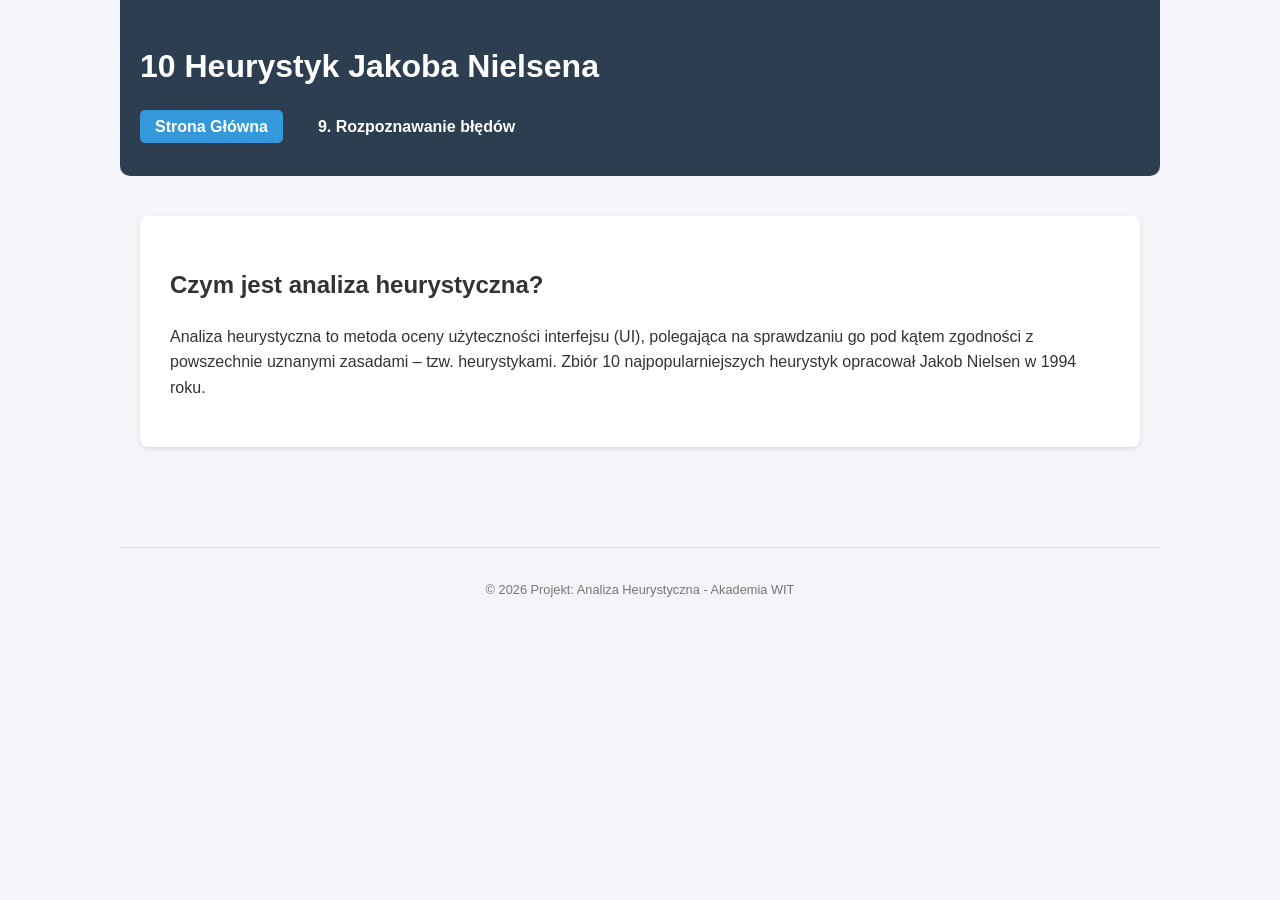
<file: index.HTML>
<!DOCTYPE html>
<html lang="pl">
<head>
    <meta charset="UTF-8">
    <meta name="viewport" content="width=device-width, initial-scale=1.0">
    <title>Mini-Wiki: Heurystyki Nielsena</title>
    <link rel="stylesheet" href="style.css">
</head>
<body>
    <header>
        <h1>10 Heurystyk Jakoba Nielsena</h1>
        <nav>
            <ul>
                <li><a href="index.html" class="active">Strona Główna</a></li>
                <li><a href="heurystyka9.html">9. Rozpoznawanie błędów</a></li>
            </ul>
        </nav>
    </header>

    <main>
        <section class="hero">
            <h2>Czym jest analiza heurystyczna?</h2>
            <p>Analiza heurystyczna to metoda oceny użyteczności interfejsu (UI), polegająca na sprawdzaniu go pod kątem zgodności z powszechnie uznanymi zasadami – tzw. heurystykami. Zbiór 10 najpopularniejszych heurystyk opracował Jakob Nielsen w 1994 roku.</p>
        </section>
    </main>

    <footer>
        <p>&copy; 2026 Projekt: Analiza Heurystyczna - Akademia WIT</p>
    </footer>

</body>
</html>
</file>
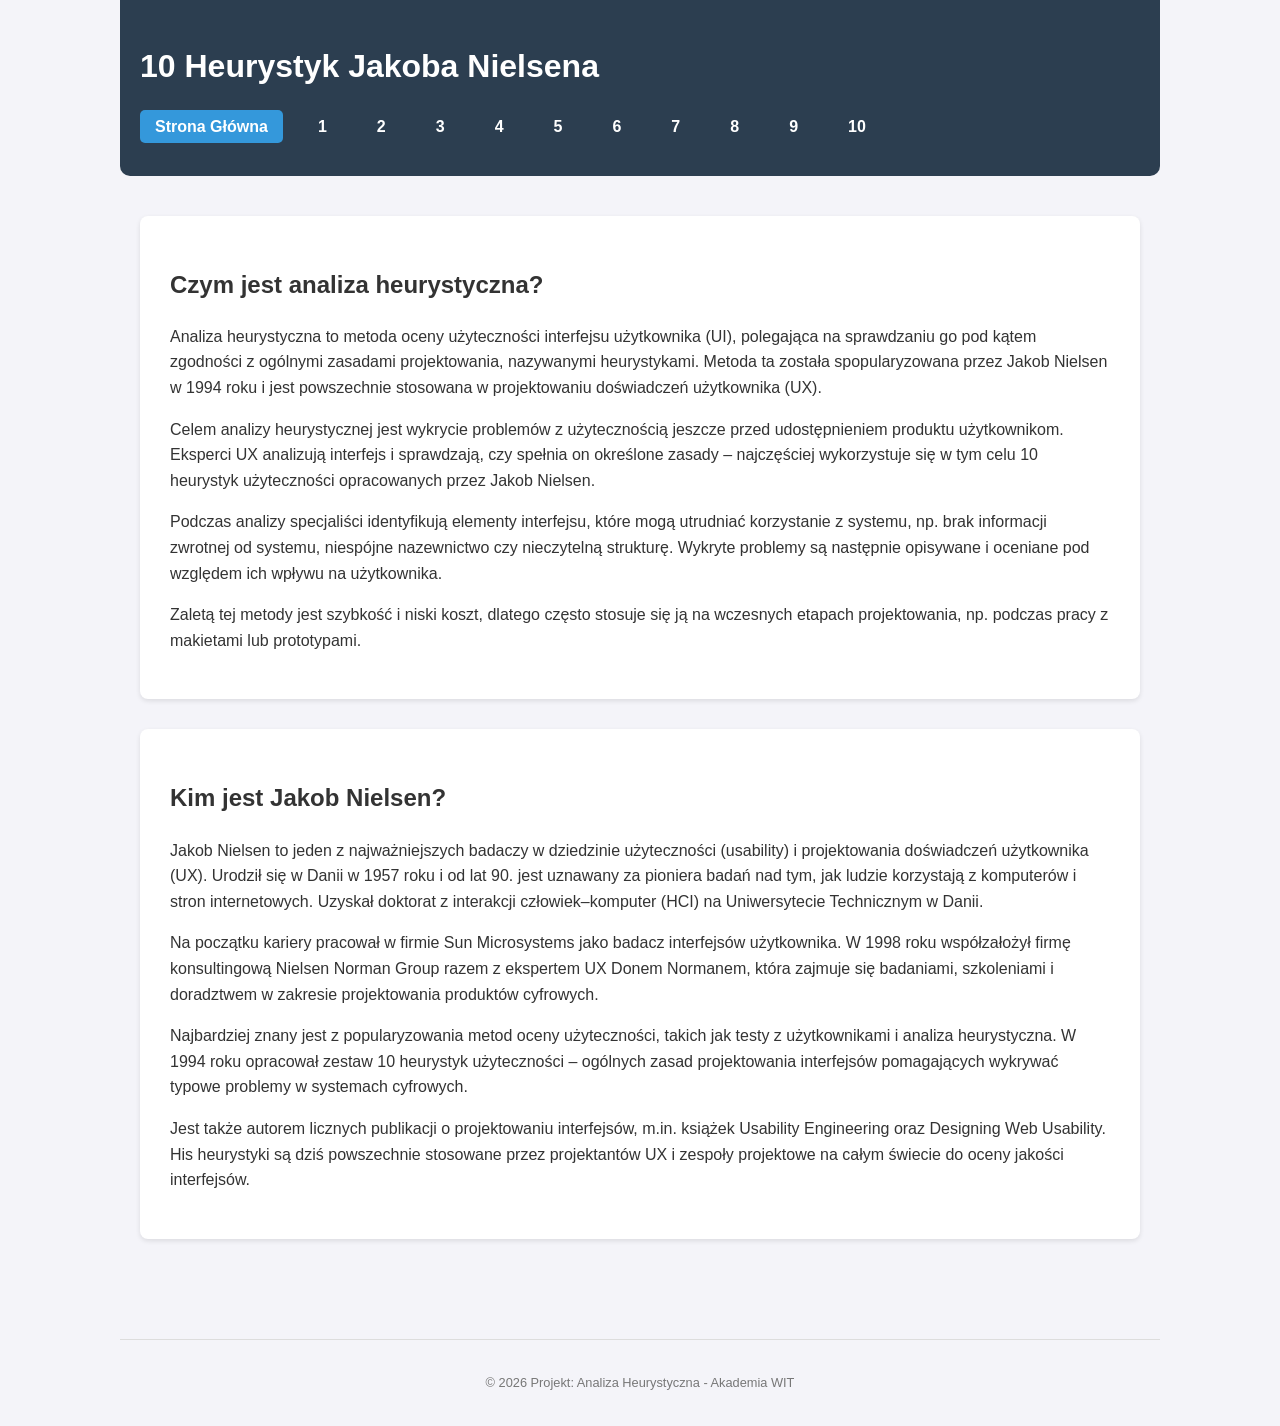
<file: index.html>
<!DOCTYPE html>
<html lang="pl">
<head>
    <meta charset="UTF-8">
    <meta name="viewport" content="width=device-width, initial-scale=1.0">
    <title>Mini-Wiki: Heurystyki Nielsena</title>
    <link rel="stylesheet" href="style.css">
</head>
<body>
    <header>
        <h1>10 Heurystyk Jakoba Nielsena</h1>
        <nav>
            <ul>
                <li><a href="index.html" class="active">Strona Główna</a></li>
                <li><a href="heurystyka1.html">1</a></li>
                <li><a href="heurystyka2.html">2</a></li>
                <li><a href="heurystyka3.html">3</a></li>
                <li><a href="heurystyka4.html">4</a></li>
                <li><a href="heurystyka5.html">5</a></li>
                <li><a href="heurystyka6.html">6</a></li>
                <li><a href="heurystyka7.html">7</a></li>
                <li><a href="heurystyka8.html">8</a></li>
                <li><a href="heurystyka9.html">9</a></li>
                <li><a href="heurystyka10.html">10</a></li>
            </ul>
        </nav>
    </header>

    <main>
        <section class="hero">
            <h2>Czym jest analiza heurystyczna?</h2>
            <p> Analiza heurystyczna to metoda oceny użyteczności interfejsu użytkownika (UI), polegająca na sprawdzaniu go pod kątem zgodności z ogólnymi zasadami projektowania, nazywanymi heurystykami. Metoda ta została spopularyzowana przez Jakob Nielsen w 1994 roku i jest powszechnie stosowana w projektowaniu doświadczeń użytkownika (UX). </p>
            <p> Celem analizy heurystycznej jest wykrycie problemów z użytecznością jeszcze przed udostępnieniem produktu użytkownikom. Eksperci UX analizują interfejs i sprawdzają, czy spełnia on określone zasady – najczęściej wykorzystuje się w tym celu 10 heurystyk użyteczności opracowanych przez Jakob Nielsen. </p>
            <p>Podczas analizy specjaliści identyfikują elementy interfejsu, które mogą utrudniać korzystanie z systemu, np. brak informacji zwrotnej od systemu, niespójne nazewnictwo czy nieczytelną strukturę. Wykryte problemy są następnie opisywane i oceniane pod względem ich wpływu na użytkownika. </p>
            <p>Zaletą tej metody jest szybkość i niski koszt, dlatego często stosuje się ją na wczesnych etapach projektowania, np. podczas pracy z makietami lub prototypami. </p>
        </section>
        
        <section class="hero">
            <h2>Kim jest Jakob Nielsen?</h2>
            <p>Jakob Nielsen to jeden z najważniejszych badaczy w dziedzinie użyteczności (usability) i projektowania doświadczeń użytkownika (UX). Urodził się w Danii w 1957 roku i od lat 90. jest uznawany za pioniera badań nad tym, jak ludzie korzystają z komputerów i stron internetowych. Uzyskał doktorat z interakcji człowiek–komputer (HCI) na Uniwersytecie Technicznym w Danii.</p>
            <p>Na początku kariery pracował w firmie Sun Microsystems jako badacz interfejsów użytkownika. W 1998 roku współzałożył firmę konsultingową Nielsen Norman Group razem z ekspertem UX Donem Normanem, która zajmuje się badaniami, szkoleniami i doradztwem w zakresie projektowania produktów cyfrowych.</p>
            <p>Najbardziej znany jest z popularyzowania metod oceny użyteczności, takich jak testy z użytkownikami i analiza heurystyczna. W 1994 roku opracował zestaw 10 heurystyk użyteczności – ogólnych zasad projektowania interfejsów pomagających wykrywać typowe problemy w systemach cyfrowych.</p>
            <p>Jest także autorem licznych publikacji o projektowaniu interfejsów, m.in. książek Usability Engineering oraz Designing Web Usability. His heurystyki są dziś powszechnie stosowane przez projektantów UX i zespoły projektowe na całym świecie do oceny jakości interfejsów.</p>
        </section>
    </main>

    <footer>
        <p>&copy; 2026 Projekt: Analiza Heurystyczna - Akademia WIT</p>
    </footer>

    <button onclick="topFunction()" id="backToTop" title="Wróć na górę">&#8593;</button>

    <script>
        let mybutton = document.getElementById("backToTop");

        window.onscroll = function() {scrollFunction()};

        function scrollFunction() {
            if (document.body.scrollTop > 200 || document.documentElement.scrollTop > 200) {
                mybutton.style.display = "block";
            } else {
                mybutton.style.display = "none";
            }
        }

        function topFunction() {
            window.scrollTo({top: 0, behavior: 'smooth'});
        }
    </script>
</body>
</html>
</file>
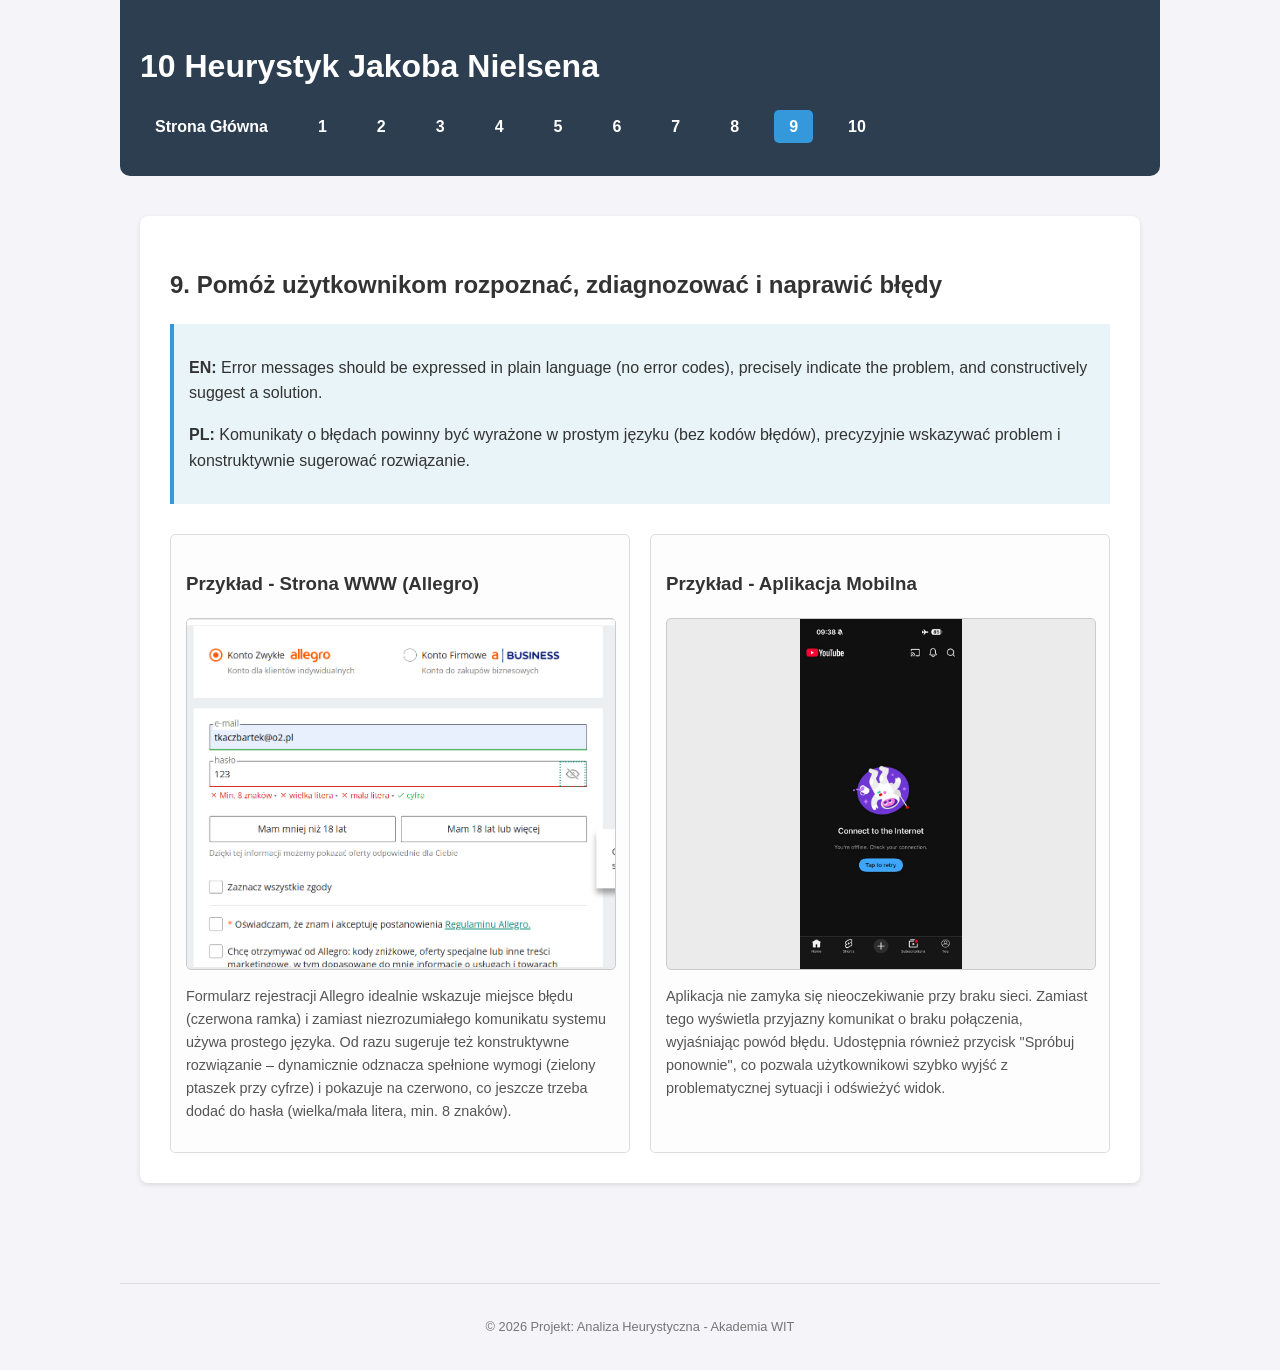
<file: heurystyka9.html>
<!DOCTYPE html>
<html lang="pl">
<head>
    <meta charset="UTF-8">
    <meta name="viewport" content="width=device-width, initial-scale=1.0">
    <title>Heurystyka 9 - Rozpoznawanie błędów</title>
    <link rel="stylesheet" href="style.css">
</head>
<body>

    <header>
        <h1>10 Heurystyk Jakoba Nielsena</h1>
        <nav>
            <ul>
                <li><a href="index.html">Strona Główna</a></li>
                <li><a href="heurystyka9.html">1</a></li>
                <li><a href="heurystyka9.html">2</a></li>
                <li><a href="heurystyka9.html">3</a></li>
                <li><a href="heurystyka9.html">4</a></li>
                <li><a href="heurystyka9.html">5</a></li>
                <li><a href="heurystyka9.html">6</a></li>
                <li><a href="heurystyka9.html">7</a></li>
                <li><a href="heurystyka9.html">8</a></li>
                <li><a href="heurystyka9.html" class="active">9</a></li>
                <li><a href="heurystyka9.html">10</a></li>
            </ul>
        </nav>
    </header>

    <main>
        <section class="heuristic-block">
            <h2>9. Pomóż użytkownikom rozpoznać, zdiagnozować i naprawić błędy</h2>
            
            <div class="translations">
                <p><strong>EN:</strong> Error messages should be expressed in plain language (no error codes), precisely indicate the problem, and constructively suggest a solution.</p>
                <p><strong>PL:</strong> Komunikaty o błędach powinny być wyrażone w prostym języku (bez kodów błędów), precyzyjnie wskazywać problem i konstruktywnie sugerować rozwiązanie.</p>
            </div>

            <div class="examples-grid">
                <div class="example">
                    <h3>Przykład - Strona WWW (Allegro)</h3>
                    <img src="web-error.png" alt="Błąd formularza na stronie Allegro">
                    <p class="description">Formularz rejestracji Allegro idealnie wskazuje miejsce błędu (czerwona ramka) i zamiast niezrozumiałego komunikatu systemu używa prostego języka. Od razu sugeruje też konstruktywne rozwiązanie – dynamicznie odznacza spełnione wymogi (zielony ptaszek przy cyfrze) i pokazuje na czerwono, co jeszcze trzeba dodać do hasła (wielka/mała litera, min. 8 znaków).</p>
                </div>

                <div class="example">
                    <h3>Przykład - Aplikacja Mobilna</h3>
                    <img src="mobile-error.jpg" alt="Brak połączenia w aplikacji mobilnej">
                    <p class="description">Aplikacja nie zamyka się nieoczekiwanie przy braku sieci. Zamiast tego wyświetla przyjazny komunikat o braku połączenia, wyjaśniając powód błędu. Udostępnia również przycisk "Spróbuj ponownie", co pozwala użytkownikowi szybko wyjść z problematycznej sytuacji i odświeżyć widok.</p>
                </div>
            </div>
        </section>
    </main>

    <footer>
        <p>&copy; 2026 Projekt: Analiza Heurystyczna - Akademia WIT</p>
    </footer>

</body>
</html>
</file>
<file: style.css>
/* Baza i reset */
html {
    font-family: Arial, sans-serif;
    line-height: 1.6;
    color: #333;
}

body {
    margin: 0;
    padding: 0;
    background-color: #f4f4f9;
}

/* Elastyczny kontener główny (max-width i margin auto - wymóg z instrukcji) */
main, header, footer {
    max-width: 1000px;
    margin: 0 auto;
    padding: 20px;
}

/* Stylizacja nawigacji */
header {
    background-color: #2c3e50;
    color: white;
    border-radius: 0 0 10px 10px;
    margin-bottom: 20px;
}

nav ul {
    list-style: none;
    padding: 0;
    display: flex;
    gap: 20px;
    flex-wrap: wrap;
}

nav a {
    color: white;
    text-decoration: none;
    font-weight: bold;
    padding: 8px 15px;
    border-radius: 5px;
    transition: background-color 0.3s;
}

/* Reakcja na najechanie i aktywny link */
nav a:hover, nav a:focus, nav a.active {
    background-color: #3498db;
}

/* Sekcje i klocki z heurystykami */
.hero, .heuristic-block {
    background: white;
    padding: 30px;
    margin-bottom: 30px;
    border-radius: 8px;
    box-shadow: 0 2px 5px rgba(0,0,0,0.1);
}

.translations {
    background-color: #e8f4f8;
    padding: 15px;
    border-left: 4px solid #3498db;
    margin-bottom: 30px;
}

/* Siatka dla przykładów (RWD) */
.examples-grid {
    display: flex;
    flex-wrap: wrap;
    gap: 20px;
}

.example {
    flex: 1 1 300px; /* grow, shrink, base width */
    background: #fdfdfd;
    padding: 15px;
    border: 1px solid #ddd;
    border-radius: 5px;
}

.example img {
    width: 100%;
    height: 350px;
    object-fit: contain;
    background-color: #ebebeb;
    border: 1px solid #ccc;
    border-radius: 5px;
    display: block;
    margin-bottom: 15px;
}

.description {
    font-size: 0.9em;
    color: #555;
}

footer {
    text-align: center;
    margin-top: 50px;
    font-size: 0.8em;
    color: #777;
    border-top: 1px solid #ddd;
    padding-top: 20px;
}

/* =========================================
   POPRAWKI RWD I BACK TO TOP
   ========================================= */

/* Zmniejszenie marginesów/paddingów na telefonach */
@media (max-width: 768px) {
    main, header, footer {
        padding: 10px;
    }
    
    .hero, .heuristic-block {
        padding: 15px;
    }
    
    nav ul {
        gap: 10px;
        justify-content: center;
    }
}

/* Przycisk Back to Top */
#backToTop {
    display: none;
    position: fixed;
    bottom: 20px;
    right: 20px;
    z-index: 99;
    font-size: 24px;
    font-weight: bold;
    border: none;
    outline: none;
    background-color: #2c3e50;
    color: white;
    cursor: pointer;
    width: 50px;
    height: 50px;
    border-radius: 50%;
    box-shadow: 0 4px 6px rgba(0,0,0,0.3);
    transition: background-color 0.3s, transform 0.2s;
    line-height: 50px;
    text-align: center;
}

#backToTop:hover {
    background-color: #3498db;
    transform: scale(1.05);
}
</file>
